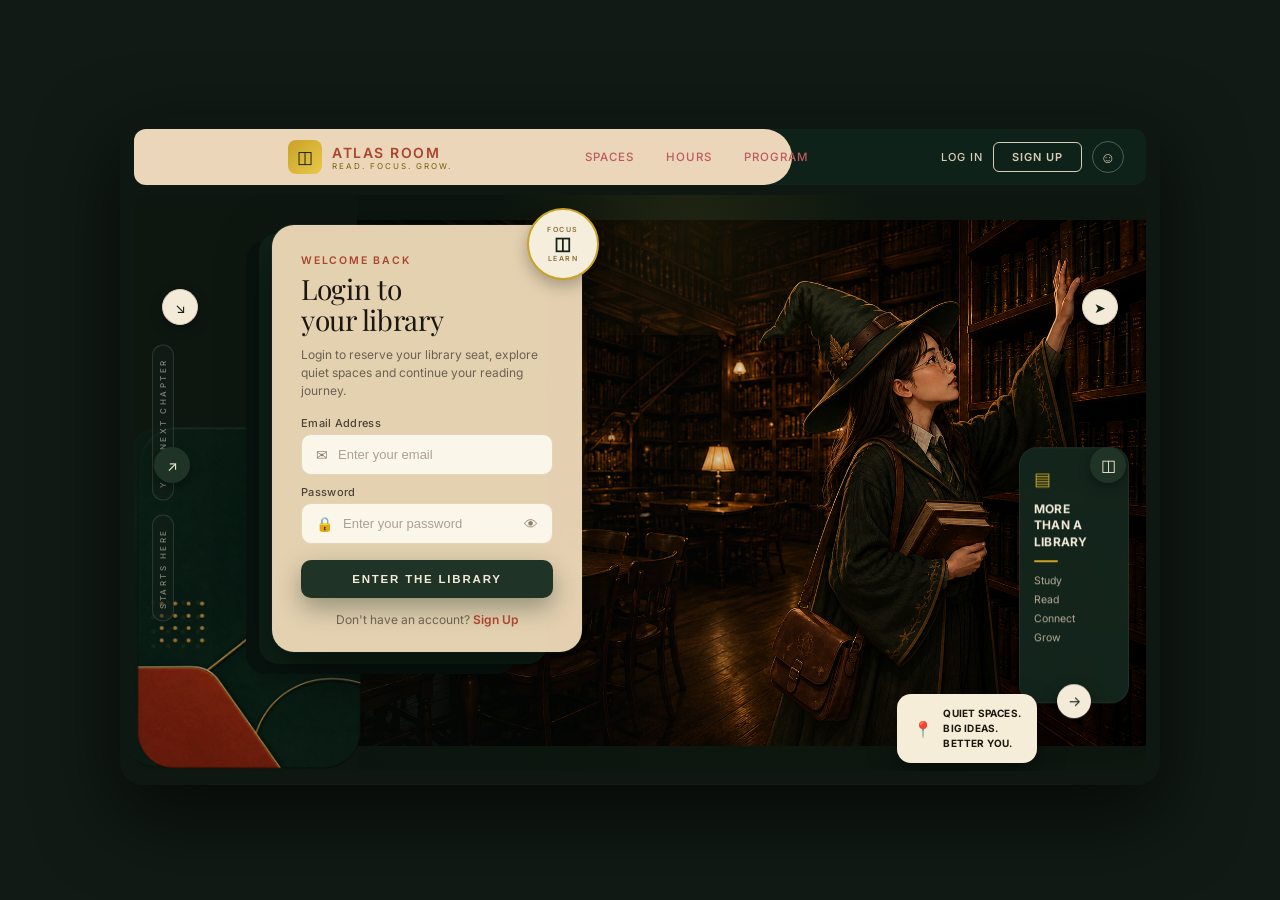
<file: frontend/index.html>
<!DOCTYPE html>
<html lang="en">
<head>
    <meta charset="UTF-8">
    <meta name="viewport" content="width=device-width, initial-scale=1.0">

    <title>Atlas Room - Login to Your Library</title>

    <meta name="description" content="Log in to Atlas Room to reserve your library seat, explore quiet spaces and continue your reading journey.">

    <link rel="preconnect" href="https://fonts.googleapis.com">
    <link rel="preconnect" href="https://fonts.gstatic.com" crossorigin>

    <link href="https://fonts.googleapis.com/css2?family=Playfair+Display:wght@400;500;600&family=Inter:wght@300;400;500;600;700&display=swap" rel="stylesheet">

    <link rel="stylesheet" href="css/login.css">
</head>

<body>

<div class="site-frame">

    <nav class="navbar">

        <div class="navbar-cream"></div>

        <div class="logo">
            <div class="logo-book">◫</div>

            <div>
                <h2>ATLAS ROOM</h2>
                <p>READ. FOCUS. GROW.</p>
            </div>
        </div>

        <div class="nav-links">
            <a href="index.html">SPACES</a>
            <a href="#">HOURS</a>
            <a href="#">PROGRAM</a>
        </div>

        <div class="nav-buttons">
            <a href="login.html" class="login-nav">LOG IN</a>

            <a href="sign_up.html" class="signup-nav">
                SIGN UP
            </a>

            <div class="nav-profile">☺</div>
        </div>

    </nav>


    <main class="page">

        <div class="top-glow"></div>


        <!-- Corner buttons -->

        <div class="corner-btn corner-tl">↘</div>
        <div class="corner-btn corner-tr">➤</div>
        <div class="corner-btn corner-bl">↗</div>
        <div class="corner-btn corner-br">◫</div>


        <!-- Vertical text -->

        <div class="vertical-label-left">

            <span class="vert-text">
                YOUR NEXT CHAPTER
            </span>

            <span class="vert-text">
                STARTS HERE
            </span>

        </div>


        <!-- Decorative shapes -->

        <img
            class="deco-back"
            src="images/decorative-shape-back.png"
            alt=""
        >

        <img
            class="deco-front"
            src="images/decorative-shape-front.png"
            alt=""
        >


        <!-- Login card area -->

        <div class="card-area">

            <!-- Layers behind login card -->

            <div class="bg-box bg-box-1"></div>

            <div class="bg-box bg-box-2"></div>


            <!-- Login card -->

            <div class="login-card">

                <div class="card-stamp">

                    <span>FOCUS</span>

                    <b>◫</b>

                    <span>LEARN</span>

                </div>


                <p class="card-label">
                    WELCOME BACK
                </p>


                <h1>
                    Login to<br>
                    your library
                </h1>


                <p class="card-text">
                    Login to reserve your library seat,
                    explore quiet spaces and continue your reading journey.
                </p>


                <form id="loginForm">

                    <label for="email">
                        Email Address
                    </label>

                    <div class="input-box">

                        <span>✉</span>

                        <input
                            type="email"
                            id="email"
                            placeholder="Enter your email"
                        >

                    </div>


                    <label for="password">
                        Password
                    </label>

                    <div class="input-box">

                        <span>🔒</span>

                        <input
                            type="password"
                            id="password"
                            placeholder="Enter your password"
                        >

                        <span
                            class="toggle-eye"
                            id="togglePassword"
                        >
                            👁
                        </span>

                    </div>


                    <button type="submit">
                        ENTER THE LIBRARY
                    </button>

                </form>


                <p class="signup-text">

                    Don't have an account?

                    <a href="sign_up.html">
                        Sign Up
                    </a>

                </p>

            </div>

        </div>


        <!-- Right side panel -->

        <div class="side-panel">

            <div class="side-icon">
                ▤
            </div>

            <h3>
                MORE<br>
                THAN A<br>
                LIBRARY
            </h3>

            <div class="side-line"></div>

            <p>Study</p>
            <p>Read</p>
            <p>Connect</p>
            <p>Grow</p>

            <div class="side-arrow">
                →
            </div>

        </div>


        <!-- Quiet spaces -->

        <div class="quiet-card">

            <div class="pin">
                📍
            </div>

            <div>

                <b>QUIET SPACES.</b>
                <b>BIG IDEAS.</b>
                <b>BETTER YOU.</b>

            </div>

        </div>

    </main>

</div>


<script>

    let form = document.getElementById("loginForm");

    let handleSubmit = (event) => {

        event.preventDefault();

        let email = document.getElementById("email");
        let password = document.getElementById("password");


        if (
            email.value.trim() === "" ||
            password.value.trim() === ""
        ) {

            alert("Please Fill all the Details");

            return;

        }


        let all_users =
            JSON.parse(localStorage.getItem("users")) || [];


        let exist = all_users.find(user =>
            user.email === email.value.trim() &&
            user.password === password.value.trim()
        );


        if (!exist) {

            alert("Invalid Email or Password");

            return;

        }


        let currentUser = {
            ...exist
        };

        delete currentUser.password;


        localStorage.setItem(
            "currentUser",
            JSON.stringify(currentUser)
        );


        alert("Login successful");


        window.location.href = "index.html";

    };


    form.addEventListener(
        "submit",
        handleSubmit
    );


    let toggleBtn =
        document.getElementById("togglePassword");

    let passwordInput =
        document.getElementById("password");


    toggleBtn.addEventListener(
        "click",
        () => {

            if (passwordInput.type === "password") {

                passwordInput.type = "text";

                toggleBtn.textContent = "🙈";

            } else {

                passwordInput.type = "password";

                toggleBtn.textContent = "👁";

            }

        }
    );

</script>

</body>
</html>
</file>
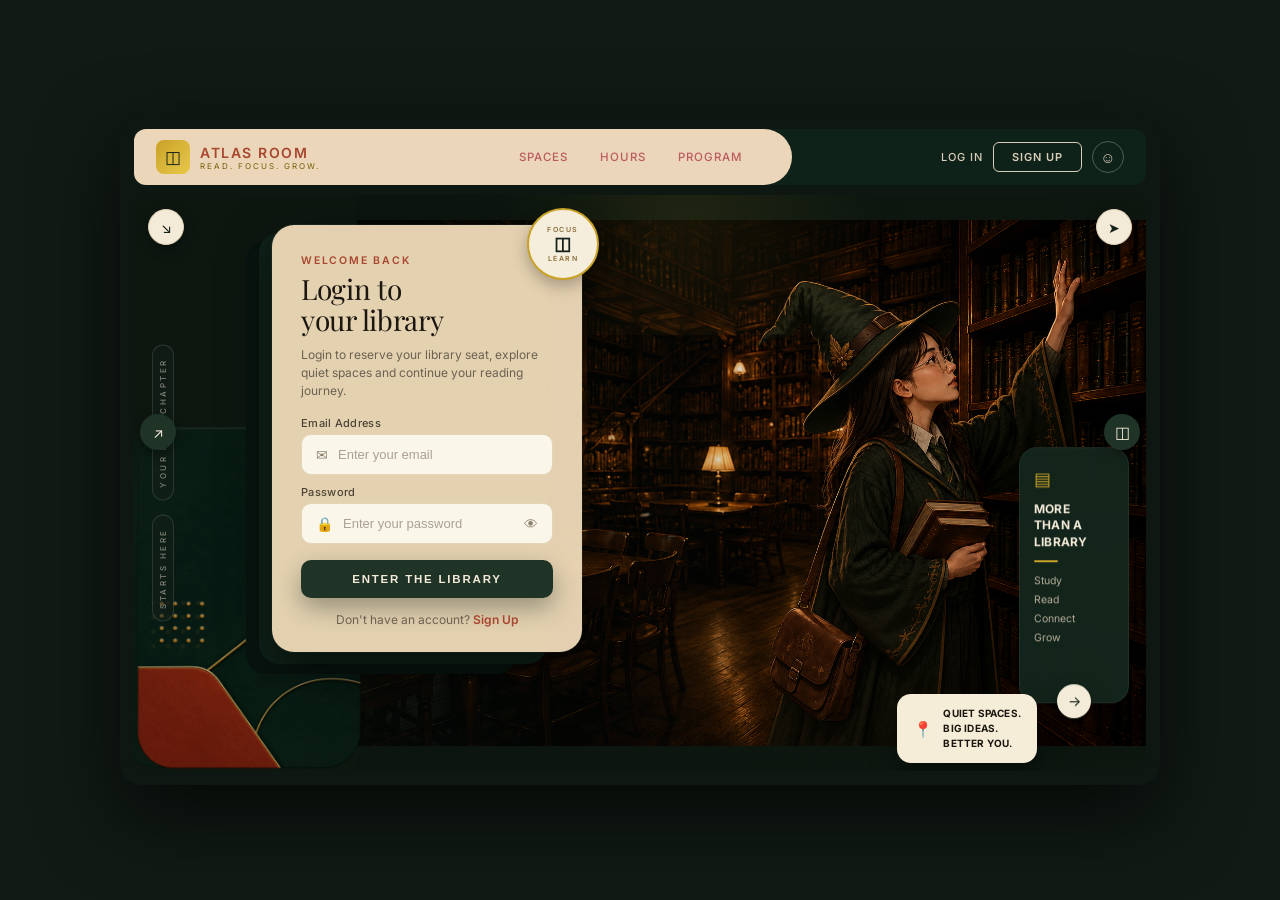
<file: frontend/login.html>
<!DOCTYPE html>
<html lang="en">
<head>
    <meta charset="UTF-8">
    <meta name="viewport" content="width=device-width, initial-scale=1.0">
    <title>Atlas Room - Login to Your Library</title>
    <meta name="description" content="Log in to Atlas Room to reserve your library seat, explore quiet spaces and continue your reading journey.">
    <link rel="preconnect" href="https://fonts.googleapis.com">
    <link rel="preconnect" href="https://fonts.gstatic.com" crossorigin>
    <link href="https://fonts.googleapis.com/css2?family=Playfair+Display:wght@400;500;600&family=Inter:wght@300;400;500;600;700&display=swap" rel="stylesheet">
    <link rel="stylesheet" href="css/login.css">
</head>

<body>

  <div class="site-frame">

    <nav class="navbar">

        <div class="logo">
            <div class="logo-book">◫</div>
            <div>
                <h2>ATLAS ROOM</h2>
                <p>READ. FOCUS. GROW.</p>
            </div>
        </div>

        <div class="nav-links">
            <a href="index.html">SPACES</a>
            <a href="#">HOURS</a>
            <a href="#">PROGRAM</a>
        </div>

        <div class="nav-buttons">
            <a href="login.html" class="login-nav">LOG IN</a>
            <a href="sign_up.html" class="signup-nav">SIGN UP</a>
            <div class="nav-profile">☺</div>
        </div>

    </nav>


    <!-- Corner decoration buttons -->
    <div class="corner-btn corner-tl">↘</div>
    <div class="corner-btn corner-tr">➤</div>
    <div class="corner-btn corner-bl">↗</div>
    <div class="corner-btn corner-br">◫</div>

    <main class="page">

        <div class="top-glow"></div>

        <!-- Left vertical text labels -->
        <div class="vertical-label-left">
            <span class="vert-text">YOUR NEXT CHAPTER</span>
            <span class="vert-text">STARTS HERE</span>
        </div>

        <!-- Decorative PNG shapes: absolute in .page so bottom=0 aligns
             to the page's own bottom, revealing the red/rust portion -->
        <img class="deco-back" src="images/decorative-shape-back.png" alt="">
        <img class="deco-front" src="images/decorative-shape-front.png" alt="">

        <div class="card-area">

            <!-- CSS stacked bg boxes: left (2) and right (1), different sizes/colors -->
            <div class="bg-box bg-box-1"></div>
            <div class="bg-box bg-box-2"></div>
            <div class="bg-box bg-box-3"></div>

            <!-- Main login card -->
            <div class="login-card">

                <div class="card-stamp">
                    <span>FOCUS</span>
                    <b>◫</b>
                    <span>LEARN</span>
                </div>

                <p class="card-label">WELCOME BACK</p>

                <h1>Login to<br>your library</h1>

                <p class="card-text">
                    Login to reserve your library seat,
                    explore quiet spaces and continue your reading journey.
                </p>

                <form id="loginForm">

                    <label for="email">Email Address</label>

                    <div class="input-box">
                        <span>✉</span>
                        <input
                            type="email"
                            id="email"
                            placeholder="Enter your email"
                        >
                    </div>

                    <label for="password">Password</label>

                    <div class="input-box">
                        <span>🔒</span>
                        <input
                            type="password"
                            id="password"
                            placeholder="Enter your password"
                        >
                        <span class="toggle-eye" id="togglePassword">👁</span>
                    </div>

                    <button type="submit">ENTER THE LIBRARY</button>

                </form>

                <p class="signup-text">
                    Don't have an account?
                    <a href="sign_up.html">Sign Up</a>
                </p>

            </div>

        </div>

        <!-- Floating side panel (right side, absolute) -->
        <div class="side-panel">

            <div class="side-icon">▤</div>

            <h3>MORE<br>THAN A<br>LIBRARY</h3>

            <div class="side-line"></div>

            <p>Study</p>
            <p>Read</p>
            <p>Connect</p>
            <p>Grow</p>

            <div class="side-arrow">→</div>

        </div>

        <!-- Quiet spaces card (bottom-right, absolute) -->
        <div class="quiet-card">
            <div class="pin">📍</div>
            <div>
                <b>QUIET SPACES.</b>
                <b>BIG IDEAS.</b>
                <b>BETTER YOU.</b>
            </div>
        </div>

    </main>

  </div>


    <script>
    let form = document.getElementById("loginForm");

    let handleSubmit = async (event) => {
        event.preventDefault();

        let email = document.getElementById("email");
        let password = document.getElementById("password");

        if (
            email.value.trim() === "" ||
            password.value.trim() === ""
        ) {
            alert("Please Fill all the Details");
            return;
        }

        let response = await fetch("http://localhost:3000/users");
        let all_users = await response.json();

        let exist = all_users.find(user =>
            user.email === email.value.trim() &&
            user.password === password.value.trim()
        );

        if (!exist) {
            alert("Invalid Email or Password");
            return;
        }

        delete exist.password;

        localStorage.setItem(
            "currentUser",
            JSON.stringify(exist)
        );

        alert("Login successful");

        window.location.href = "index.html";
    };

    form.addEventListener("submit", handleSubmit);

    let toggleBtn = document.getElementById("togglePassword");
    let passwordInput = document.getElementById("password");

    toggleBtn.addEventListener("click", () => {
        if (passwordInput.type === "password") {
            passwordInput.type = "text";
            toggleBtn.textContent = "🙈";
        } else {
            passwordInput.type = "password";
            toggleBtn.textContent = "👁";
        }
    });
</script>

</body>
</html>
</file>
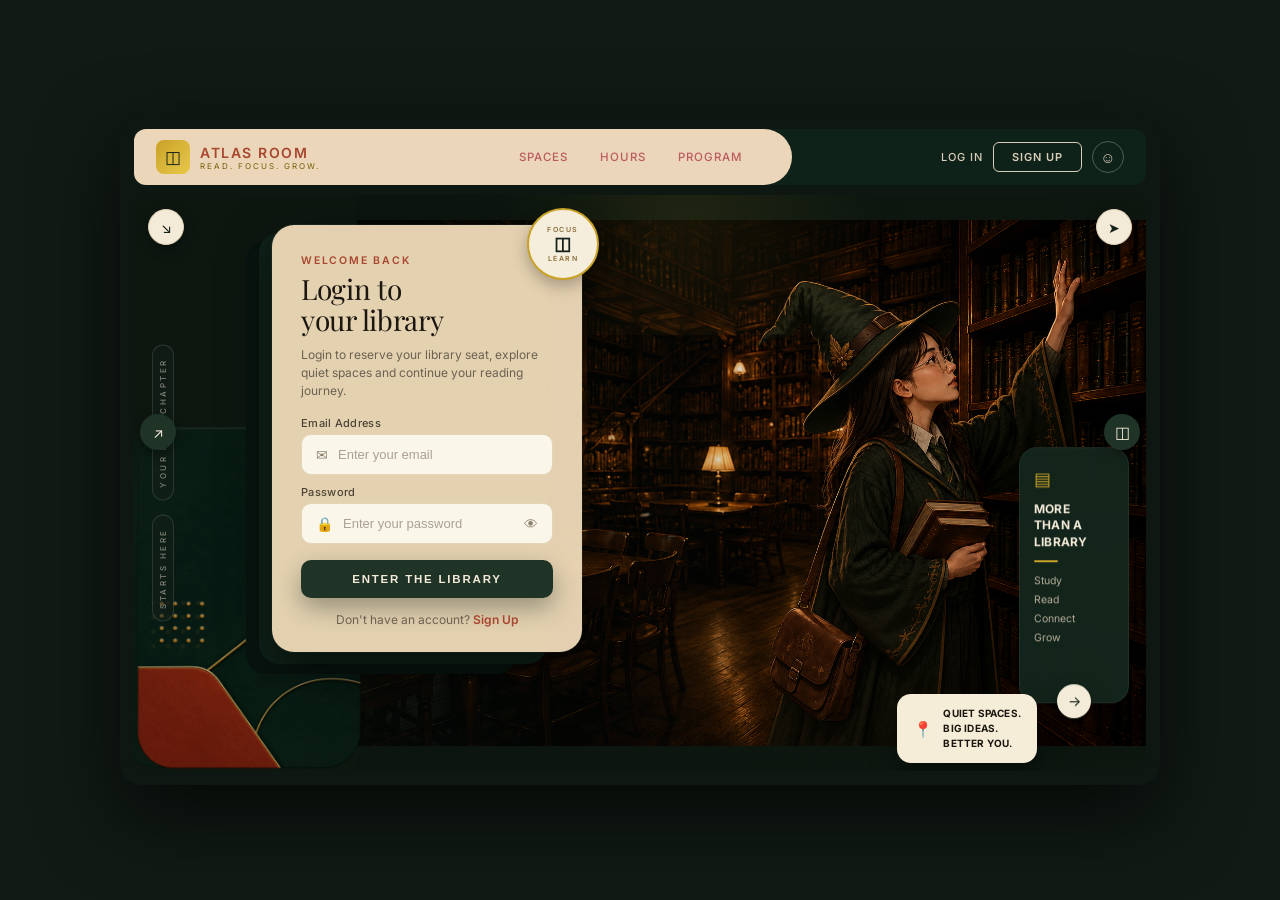
<file: frontend/profile.html>
<!DOCTYPE html>
<html lang="en">

<head>
    <meta charset="UTF-8">
    <meta name="viewport" content="width=device-width, initial-scale=1.0">
    <title>Profile</title>
</head>

<body>
    <h1>My Profile</h1>

    <a href="index.html">Home</a>
    <br><br>
    <a href="myBooking.html">My Bookings</a>

    <div id="profileContainer"></div>

    <button id="logoutBtn">Logout</button>

    <script>
        let profileContainer = document.getElementById("profileContainer");
        let logoutBtn = document.getElementById("logoutBtn");

        let currentUser = JSON.parse(localStorage.getItem("currentUser"));

        if (!currentUser) {
            alert("Please login first");
            window.location.href = "login.html";
        } else {
            loadProfile();
        }

        async function loadProfile() {
            try {
                let response = await fetch(
                    `http://localhost:3000/users/${currentUser.id}`
                );

                if (!response.ok) {
                    alert("Unable to load profile");
                    return;
                }

                let user = await response.json();

                profileContainer.innerHTML = `
                    <h2>${user.name}</h2>
                    <p>Student ID: ${String(user.studentId)}</p>
                    <p>Email: ${user.email}</p>
                    <p>Role: ${user.role}</p>
                    <p>No-Show Count: ${user.noShowCount || 0}</p>
                `;

            } catch (error) {
                console.error("Error loading profile:", error);
                profileContainer.innerHTML = `
                    <p>Unable to connect to the server.</p>
                `;
            }
        }

        logoutBtn.addEventListener("click", function () {
            localStorage.removeItem("currentUser");

            alert("Logged out successfully");

            window.location.href = "login.html";
        });
    </script>
</body>

</html>
</file>
<file: frontend/css/login.css>
@import url('https://fonts.googleapis.com/css2?family=Playfair+Display:wght@400;500;600&family=Inter:wght@300;400;500;600&display=swap');

* {
  margin: 0;
  padding: 0;
  box-sizing: border-box;
}

html,
body {
  height: 100%;
}

body {
  font-family: "Inter", "Segoe UI", Arial, sans-serif;
  background-color: #111a15;
  display: flex;
  align-items: center;
  justify-content: center;
  min-height: 100vh;
  padding: 20px;
}

/* ============ SITE FRAME ============ */

.site-frame {
  position: relative;
  width: 100%;
  max-width: 1040px;
  height: 84vh;
  max-height: 670px;
  min-height: 540px;
  background-color: #0e1712;
  border-radius: 22px;
  overflow: hidden;
  box-shadow: 0 30px 80px rgba(0, 0, 0, 0.65);
  display: flex;
  flex-direction: column;
  padding: 14px;
  gap: 10px;
}

/* ============ NAVBAR ============ */

.navbar {
  height: 56px;
  flex-shrink: 0;
  background-color: #0f2219;
  display: flex;
  align-items: center;
  justify-content: space-between;
  padding: 0 22px;
  border-radius: 12px;
  position: relative;
  z-index: 50;
  overflow: hidden;
}

.navbar::before {
  content: "";
  position: absolute;
  left: 0;
  top: 0;
  width: 65%;
  height: 100%;
  background-color: rgb(235, 214, 185);
  border-radius: 12px 45px 45px 12px;
  z-index: 0;
}

.navbar > * {
  position: relative;
  z-index: 1;
}

.nav-links a {
  color: #2a2419;
}

.nav-links a:hover {
  color: #a8462f;
}

.login-nav {
  color: #e4c17b;
}

.login-nav:hover {
  color: #000000;
}

.signup-nav {
  border: 1.5px solid #f3ead8;
  color: #f3ead8;
}

.signup-nav:hover {
  background-color: #f3ead8;
  color: #14201a;
}

.logo {
  display: flex;
  align-items: center;
  gap: 10px;
}

.logo-book {
  width: 34px;
  height: 34px;
  background: linear-gradient(135deg, #c9a227, #e8c84a);
  border-radius: 8px;
  display: flex;
  align-items: center;
  justify-content: center;
  font-size: 17px;
  color: #14201a;
  flex-shrink: 0;
}

.logo h2 {
  color: #a8462f;
  font-size: 14px;
  letter-spacing: 1.5px;
  font-weight: 600;
  margin: 0;
}

.logo p {
  color: #795f0b;
  font-size: 8px;
  letter-spacing: 2px;
  margin: 0;
}

.nav-links {
  display: flex;
  gap: 32px;
}

.nav-links a {
  color: rgb(188, 91, 95);
  text-decoration: none;
  font-size: 11.5px;
  letter-spacing: 1px;
  font-weight: 500;
  transition: color 0.2s;
}

.nav-links a:hover {
  
  color: rgb(188, 91, 95);

}

.nav-buttons {
  display: flex;
  align-items: center;
  gap: 10px;
}

.login-nav {
  color: #d8cdb8;
  text-decoration: none;
  font-size: 11px;
  letter-spacing: 1px;
  font-weight: 500;
  transition: color 0.2s;
}

.login-nav:hover {
  color: #f3ead8;
}

.signup-nav {
  border: 1.5px solid #d8cdb8;
  text-decoration: none;
  font-size: 11px;
  font-weight: 600;
  letter-spacing: 1px;
  padding: 7px 18px;
  border-radius: 6px;
  color: #d8cdb8;
  background-color: transparent;
  transition: background-color 0.2s, color 0.2s;
}

.signup-nav:hover {
  background-color: #d8cdb8;
  color: #14201a;
}

.nav-profile {
  width: 32px;
  height: 32px;
  border-radius: 50%;
  border: 1.5px solid #4a6050;
  color: #d8cdb8;
  display: flex;
  align-items: center;
  justify-content: center;
  font-size: 15px;
}

/* ============ PAGE / BACKGROUND ============ */

.page {
  position: relative;
  flex: 1;
  min-height: 0;
  border-radius: 16px;
  background-image:
    linear-gradient(
      90deg,
      rgba(10, 18, 12, 0.45) 0%,
      rgba(10, 18, 12, 0.15) 50%,
      transparent 100%
    ),
    url('../images/character-scene.png');
  background-size: 78%;
  background-position: right center;
  background-repeat: no-repeat;
  background-color: #0d1710;
  overflow: hidden;
  display: flex;
  align-items: flex-start;
  padding: 20px 28px 14px;
}

.top-glow {
  position: absolute;
  top: -80px;
  left: 30%;
  width: 500px;
  height: 220px;
  background: radial-gradient(
    circle,
    rgba(201, 162, 39, 0.1),
    transparent 70%
  );
  z-index: 1;
  pointer-events: none;
}

/* ============ CORNER BUTTONS ============ */

.corner-btn {
  position: absolute;
  width: 36px;
  height: 36px;
  border-radius: 50%;
  display: flex;
  align-items: center;
  justify-content: center;
  font-size: 14px;
  z-index: 60;
  box-shadow: 0 4px 12px rgba(0, 0, 0, 0.35);
}

.corner-tl,
.corner-tr {
  background-color: #f3ead8;
  color: #14201a;
  top: 94px;
  border: 1px solid #ded1b4;
}

.corner-tl {
  left: 28px;
}

.corner-tr {
  right: 28px;
}

.corner-bl,
.corner-br {
  background-color: #1f3327;
  color: #f3ead8;
  bottom: 50%;
}

.corner-bl {
  left: 20px;
}

.corner-br {
  right: 20px;
  font-size: 16px;
}

/* ============ EDGE BARS ============ */

.edge-bar-left,
.edge-bar-right {
  display: none;
}

/* ============ LEFT VERTICAL TEXT LABELS ============ */

.vertical-label-left {
  position: absolute;
  left: 18px;
  top: 50%;
  transform: translateY(-50%);
  display: flex;
  flex-direction: column;
  align-items: center;
  gap: 14px;
  z-index: 20;
}

.vert-text {
  writing-mode: vertical-rl;
  text-orientation: mixed;
  transform: rotate(180deg);
  font-size: 8px;
  letter-spacing: 2.5px;
  font-weight: 500;
  color: rgba(243, 234, 216, 0.5);
  text-transform: uppercase;
  background: rgba(20, 32, 26, 0.5);
  border: 1px solid rgba(243, 234, 216, 0.12);
  border-radius: 20px;
  padding: 12px 5px;
}

/* ============ CARD AREA ============ */

.card-area {
  position: relative;
  width: fit-content;
  max-width: 100%;
  margin: 10px 0 0 110px;
  display: flex;
  align-items: flex-start;
  justify-content: flex-start;
  gap: 18px;
  z-index: 10;
}

/* ============ DECORATIVE SHAPES ============ */

.deco-back,
.deco-front {
  position: absolute;
  height: 62%;
  width: auto;
  bottom: -6px;
  border-radius: 0;
}

.deco-back {
  left: -20px;
  z-index: 1;
  opacity: 0.65;
  filter: brightness(0.65);
}

.deco-front {
  left: -4px;
  z-index: 2;
  opacity: 0.85;
  filter: brightness(0.78);
}

/* ============ CSS BACKGROUND BOXES ============ */

.bg-box {
  position: absolute;
  border-radius: 20px;
  background-color: #1b3328;
  z-index: 3;
}

.bg-box-1 {
  width: 270px;
  top: 16px;
  left: -26px;
  bottom: -22px;
  background-color: #081410;
}

.bg-box-2 {
  width: 288px;
  top: 8px;
  left: -13px;
  bottom: -12px;
  background-color: #0f2219;
}

.bg-box-3 {
  display: none;
}

/* ============ LOGIN CARD ============ */

.login-card {
  position: relative;
  z-index: 10;
  background: rgba(236, 215, 182, 0.97);
  border: 1px solid rgba(222, 209, 180, 0.7);
  border-radius: 22px;
  padding: 28px 28px 24px;
  width: 310px;
  flex-shrink: 0;
  box-shadow:
    0 20px 50px rgba(0, 0, 0, 0.55),
    0 0 0 1px rgba(255, 255, 255, 0.06);
}

.card-stamp {
  position: absolute;
  top: -18px;
  right: -18px;
  width: 72px;
  height: 72px;
  border-radius: 50%;
  background-color: #f5eedd;
  border: 2px solid #c9a227;
  display: flex;
  flex-direction: column;
  align-items: center;
  justify-content: center;
  font-size: 7px;
  letter-spacing: 1.5px;
  color: #8c6e3a;
  text-align: center;
  font-weight: 600;
  box-shadow: 0 6px 16px rgba(0, 0, 0, 0.28);
  z-index: 20;
}

.card-stamp b {
  font-size: 18px;
  color: #14201a;
  margin: 1px 0;
  line-height: 1;
}

.card-stamp {
  animation: floatLogo 3s ease-in-out infinite;
}

@keyframes floatLogo {
  0% {
    transform: translateY(0);
  }
  50% {
    transform: translateY(-8px);
  }
  100% {
    transform: translateY(0);
  }
}

.card-label {
  color: #a8462f;
  font-size: 10.5px;
  font-weight: 600;
  letter-spacing: 1.8px;
  text-transform: uppercase;
  margin-bottom: 6px;
}

.login-card h1 {
  font-family: "Playfair Display", Georgia, serif;
  font-size: 28px;
  line-height: 1.12;
  color: #1b1610;
  font-weight: 400;
  margin-bottom: 10px;
  letter-spacing: -0.3px;
}

.card-text {
  color: #6b6152;
  font-size: 12px;
  line-height: 1.5;
  margin-bottom: 16px;
  max-width: 280px;
}

/* ============ FORM ============ */

#loginForm label {
  display: block;
  font-size: 11px;
  color: #4b4436;
  margin-bottom: 4px;
  margin-top: 10px;
  font-weight: 500;
  letter-spacing: 0.3px;
}

#loginForm label:first-of-type {
  margin-top: 0;
}

.input-box {
  display: flex;
  align-items: center;
  gap: 10px;
  background-color: #fbf6ea;
  border: 1.5px solid #e2d5b8;
  border-radius: 10px;
  padding: 11px 14px;
  transition: border-color 0.2s, box-shadow 0.2s;
}

.input-box:focus-within {
  border-color: #c9a227;
  box-shadow: 0 0 0 3px rgba(201, 162, 39, 0.12);
}

.input-box span {
  font-size: 14px;
  color: #8a7f6a;
  flex-shrink: 0;
}

.input-box input {
  border: none;
  outline: none;
  background: transparent;
  font-size: 13px;
  color: #2a2419;
  width: 100%;
}

.input-box input::placeholder {
  color: #aaa093;
}

.toggle-eye {
  cursor: pointer;
  font-size: 14px;
  color: #8a7f6a;
  transition: color 0.2s;
}

.toggle-eye:hover {
  color: #4b4436;
}

#loginForm button[type="submit"] {
  width: 100%;
  margin-top: 16px;
  padding: 13px;
  background-color: #1f3327;
  color: #f3ead8;
  border: none;
  border-radius: 10px;
  font-size: 11.5px;
  font-weight: 700;
  letter-spacing: 1.8px;
  cursor: pointer;
  box-shadow: 0 10px 24px rgba(31, 51, 39, 0.4);
  transition: background-color 0.2s, box-shadow 0.2s, transform 0.1s;
}

#loginForm button[type="submit"]:hover {
  background-color: #274232;
  box-shadow: 0 14px 30px rgba(31, 51, 39, 0.5);
  transform: translateY(-1px);
}

#loginForm button[type="submit"]:active {
  transform: translateY(0);
}

.signup-text {
  text-align: center;
  font-size: 12px;
  color: #6b6152;
  margin-top: 14px;
}

.signup-text a {
  color: #a8462f;
  font-weight: 600;
  text-decoration: none;
  transition: opacity 0.2s;
}

.signup-text a:hover {
  opacity: 0.8;
  text-decoration: underline;
}

/* ============ SIDE PANEL ============ */

.side-panel {
  position: absolute;
  right: 17px;
  top: 66%;
  transform: translateY(-50%);
  z-index: 12;
  width: 110px;
  background-color: rgba(20, 40, 30, 0.9);
  border-radius: 18px;
  padding: 20px 14px 52px;
  color: #f3ead8;
  box-shadow: 0 16px 36px rgba(0, 0, 0, 0.5);
  backdrop-filter: blur(8px);
  border: 1px solid rgba(255, 255, 255, 0.06);
}

.side-icon {
  font-size: 18px;
  color: #c9a227;
  margin-bottom: 12px;
}

.side-panel h3 {
  font-size: 12px;
  line-height: 1.35;
  font-weight: 700;
  margin-bottom: 10px;
  letter-spacing: 0.2px;
}

.side-line {
  width: 24px;
  height: 2px;
  background-color: #c9a227;
  margin-bottom: 12px;
  border-radius: 2px;
}

.side-panel p {
  font-size: 10.5px;
  color: #b8ae9a;
  margin-bottom: 6px;
}

.side-arrow {
  position: absolute;
  bottom: -16px;
  left: 50%;
  transform: translateX(-50%);
  width: 34px;
  height: 34px;
  border-radius: 50%;
  background-color: #f3ead8;
  color: #14201a;
  display: flex;
  align-items: center;
  justify-content: center;
  font-size: 14px;
  box-shadow: 0 6px 16px rgba(0, 0, 0, 0.35);
  cursor: pointer;
  transition: background-color 0.2s;
}

.side-arrow:hover {
  background-color: #fff;
}

/* ============ QUIET SPACES CARD ============ */

.quiet-card {
  position: absolute;
  z-index: 15;
  bottom: 8px;
  right: 109px;
  display: flex;
  align-items: center;
  gap: 10px;
  background-color: #f5edd8;
  border-radius: 14px;
  padding: 12px 16px;
  box-shadow: 0 12px 28px rgba(0, 0, 0, 0.4);
  max-width: 180px;
}

.pin {
  color: #a8462f;
  font-size: 16px;
  flex-shrink: 0;
}

.quiet-card b {
  display: block;
  font-size: 10px;
  color: #1b1610;
  font-weight: 700;
  line-height: 1.5;
  letter-spacing: 0.2px;
}

/* ============ RESPONSIVE ============ */

@media (max-width: 900px) {
  body {
    padding: 0;
  }

  .site-frame {
    height: 100vh;
    max-height: none;
    border-radius: 0;
  }

  .page {
    overflow-y: auto;
    padding: 30px 20px 40px;
    align-items: flex-start;
    background-size: cover;
    background-position: center center;
  }

  .card-area {
    margin-left: 0;
    margin-top: 0;
    width: 100%;
    flex-direction: column;
    align-items: center;
    gap: 16px;
  }

  .side-panel {
    position: static;
    transform: none;
    display: none;
  }

  .deco-back,
  .deco-front {
    display: none;
  }

  .bg-box-1,
  .bg-box-2 {
    display: none;
  }

  .corner-tl,
  .corner-tr,
  .corner-bl,
  .corner-br {
    display: none;
  }

  .vertical-label-left {
    display: none;
  }

  .quiet-card {
    position: static;
    margin: 16px auto 0;
  }

  .login-card {
    width: 100%;
    max-width: 380px;
  }
}

@media (max-width: 600px) {
  .navbar {
    padding: 0 16px;
  }

  .nav-links {
    display: none;
  }

  .login-card {
    padding: 26px 20px;
  }

  .login-card h1 {
    font-size: 24px;
  }
}
</file>
